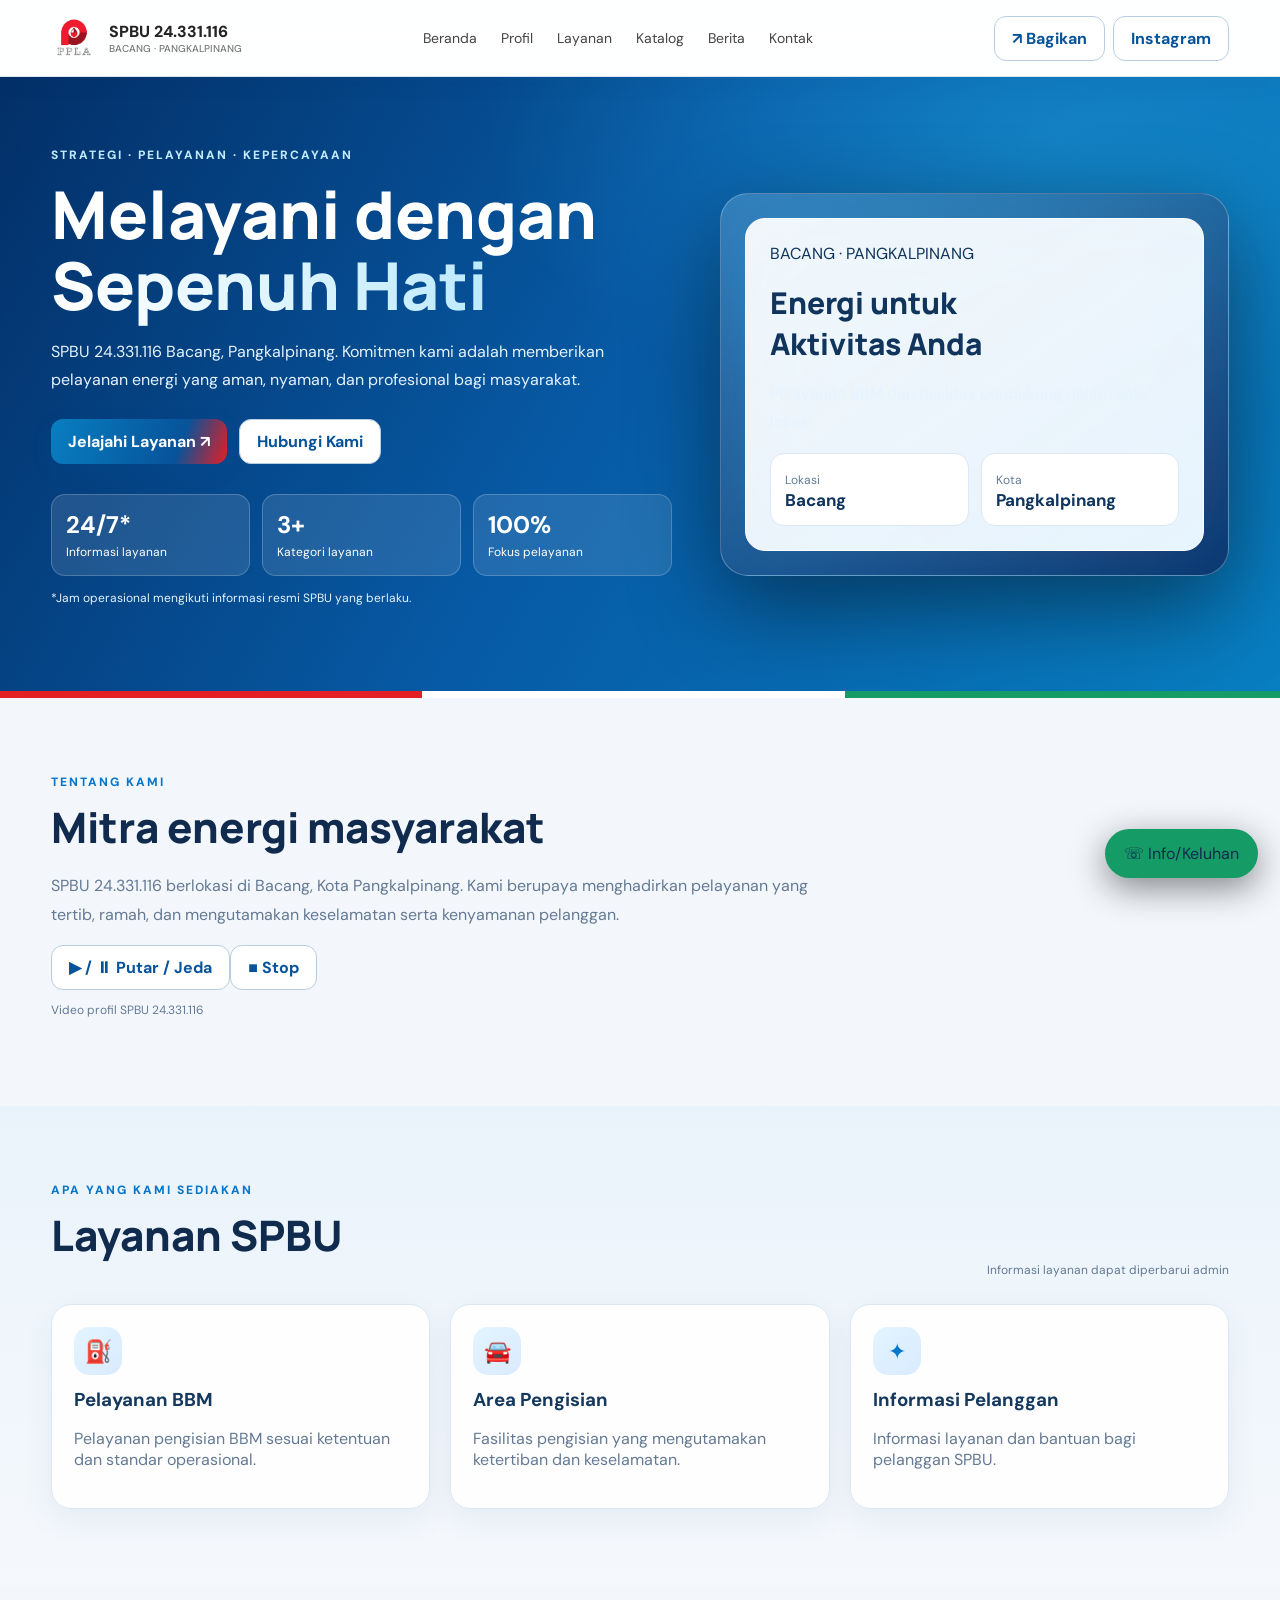
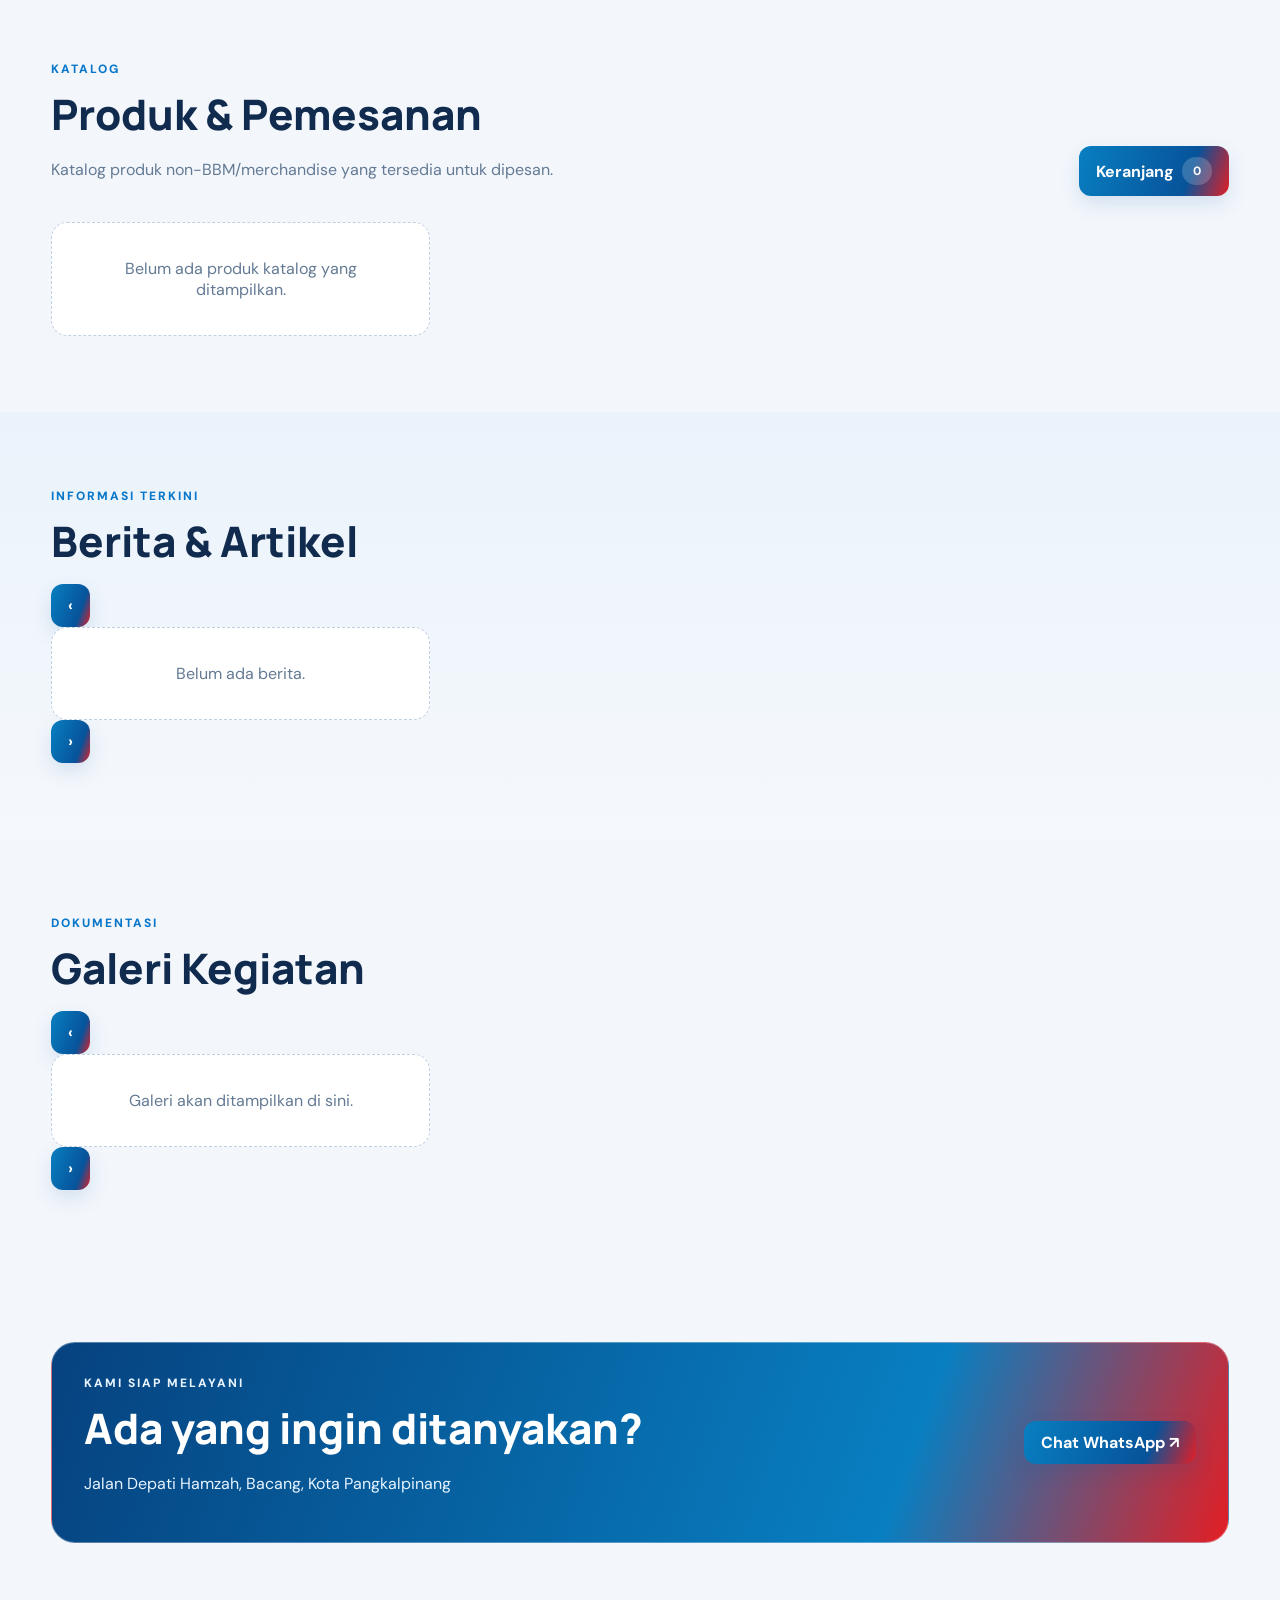
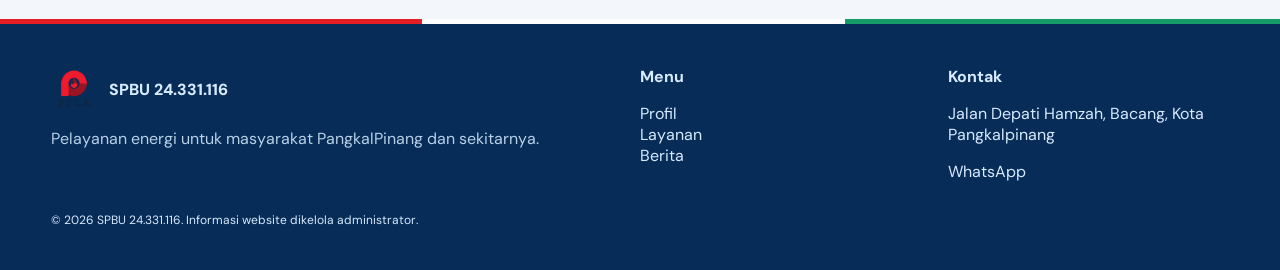
<file: index.html>
<!doctype html>
<html lang="id"><head><meta charset="utf-8"><meta name="viewport" content="width=device-width,initial-scale=1"><meta name="theme-color" content="#073b78">
<meta name="description" content="Website resmi SPBU 24.331.116 Bacang, Pangkalpinang. Informasi layanan, produk, berita, galeri, dan pemesanan.">
<meta property="og:type" content="website">
<meta property="og:site_name" content="SPBU 24.331.116 Bacang">
<meta property="og:title" content="SPBU 24.331.116 Bacang | Pelayanan Energi">
<meta property="og:description" content="Informasi layanan, produk, berita, dan kegiatan SPBU 24.331.116 Bacang, Pangkalpinang.">
<meta property="og:url" content="https://spbubacang-24331116.github.io/index.html">
<meta property="og:image" content="https://spbubacang-24331116.github.io/assets/og-spbu-bacang.png">
<meta property="og:image:width" content="1200"><meta property="og:image:height" content="630">
<meta name="twitter:card" content="summary_large_image">
<meta name="twitter:title" content="SPBU 24.331.116 Bacang | Pelayanan Energi">
<meta name="twitter:description" content="Informasi layanan, produk, berita, dan kegiatan SPBU 24.331.116 Bacang, Pangkalpinang.">
<meta name="twitter:image" content="https://spbubacang-24331116.github.io/assets/og-spbu-bacang.png">
<title>SPBU 24.331.116 | Company Profile</title><link rel="stylesheet" href="assets/style.css"></head>
<body>
<header class="topbar"><div class="container nav"><a class="brand" href="#"><img class="brand-logo" src="assets/logo-ppla.png" alt="Logo PPLA"><span>SPBU 24.331.116<small class="muted" style="display:block;font-size:10px;font-weight:500">BACANG · PANGKALPINANG</small></span></a><nav class="navlinks"><a href="#home">Beranda</a><a href="#about">Profil</a><a href="#services">Layanan</a><a href="#products">Katalog</a><a href="#news">Berita</a><a href="#contact">Kontak</a></nav><div class="nav-actions"><button class="btn btn-outline" onclick="shareWebsite()">↗ Bagikan</button><a class="btn btn-outline" href="https://www.instagram.com/spbu_24.331.116_bacang/">Instagram</a></div></div></header>
<main>
<section class="hero" id="home"><div class="container hero-grid"><div><div class="eyebrow">Strategi · Pelayanan · Kepercayaan</div><h1>Melayani dengan <span class="gradient-text">Sepenuh Hati</span></h1><p id="heroText">SPBU 24.331.116 Bacang, Pangkalpinang. Komitmen kami adalah memberikan pelayanan energi yang aman, nyaman, dan profesional bagi masyarakat.</p><div style="display:flex;gap:12px;flex-wrap:wrap;margin-top:24px"><a class="btn" href="#services">Jelajahi Layanan ↗</a><a class="btn btn-outline" href="#contact">Hubungi Kami</a></div><div class="stat-row" style="margin-top:30px"><div class="stat"><strong>24/7*</strong><span class="text-white small">Informasi layanan</span></div><div class="stat"><strong>3+</strong><span class="text-white small">Kategori layanan</span></div><div class="stat"><strong>100%</strong><span class="text-white small">Fokus pelayanan</span></div></div><p class="small muted">*Jam operasional mengikuti informasi resmi SPBU yang berlaku.</p></div><div class="hero-visual"><div class="visual-inner"><div><span class="text-dark">BACANG · PANGKALPINANG</span><h2 style="font:800 30px Manrope;margin:18px 0 8px">Energi untuk<br><span class="text-dark">Aktivitas Anda</span></h2><p class="text-dark">Pelayanan BBM dan fasilitas pendukung dalam satu lokasi.</p></div><div class="stat-row"><div class="stat"><span class="small muted">Lokasi</span><strong style="font-size:17px">Bacang</strong></div><div class="stat"><span class="small muted">Kota</span><strong style="font-size:17px">Pangkalpinang</strong></div></div></div></div></div></section>
<section id="promoCarousel" class="section" style="padding:28px 0 0"><div class="container"><div id="carouselList" class="grid"></div></div></section>
<section class="section" id="about"><div class="container"><div class="eyebrow">Tentang Kami</div><h2 class="section-title">Mitra energi masyarakat</h2><div class="about-layout"><div><p class="muted" style="max-width:780px;line-height:1.8" id="aboutText">SPBU 24.331.116 berlokasi di Bacang, Kota Pangkalpinang. Kami berupaya menghadirkan pelayanan yang tertib, ramah, dan mengutamakan keselamatan serta kenyamanan pelanggan.</p></div><div class="about-video-wrap"><video id="aboutVideo" class="about-video" autoplay muted playsinline preload="metadata" controls></video><div class="video-actions"><button class="btn btn-outline" type="button" onclick="toggleAboutVideo()">▶ / ⏸ Putar / Jeda</button><button class="btn btn-outline" type="button" onclick="stopAboutVideo()">■ Stop</button></div><p class="small muted" id="videoHint">Video profil SPBU 24.331.116</p></div></div></div></section>
<section class="section" id="services" style="background:#111529"><div class="container"><div class="section-head"><div><div class="eyebrow">Apa yang Kami Sediakan</div><h2 class="section-title">Layanan SPBU</h2></div><span class="muted small">Informasi layanan dapat diperbarui admin</span></div><div id="servicesList" class="grid"></div></div></section>
<section class="section" id="products"><div class="container"><div class="section-head"><div><div class="eyebrow">Katalog</div><h2 class="section-title">Produk & Pemesanan</h2><p class="muted">Katalog produk non-BBM/merchandise yang tersedia untuk dipesan.</p></div><button class="btn" onclick="openCart()">Keranjang <span id="cartCount" class="pill" style="background:#ffffff30;color:white">0</span></button></div><div id="productsList" class="grid"></div></div></section>
<section class="section" id="news" style="background:#111529"><div class="container"><div class="eyebrow">Informasi Terkini</div><h2 class="section-title">Berita & Artikel</h2><div class="carousel-shell"><button class="carousel-arrow prev" aria-label="Berita sebelumnya" onclick="moveCarousel('newsList',-1)">‹</button><div id="newsList" class="grid carousel-track"></div><button class="carousel-arrow next" aria-label="Berita berikutnya" onclick="moveCarousel('newsList',1)">›</button></div></div></section>
<section class="section" id="gallery"><div class="container"><div class="eyebrow">Dokumentasi</div><h2 class="section-title">Galeri Kegiatan</h2><div class="carousel-shell"><button class="carousel-arrow prev" aria-label="Dokumentasi sebelumnya" onclick="moveCarousel('galleryList',-1)">‹</button><div id="galleryList" class="grid carousel-track"></div><button class="carousel-arrow next" aria-label="Dokumentasi berikutnya" onclick="moveCarousel('galleryList',1)">›</button></div></div></section>
<section class="section" id="contact"><div class="container"><div class="banner"><div><div class="eyebrow">Kami Siap Melayani</div><h2 class="section-title" style="margin-bottom:6px">Ada yang ingin ditanyakan?</h2><p class="muted" id="addressText">Jalan Depati Hamzah, Bacang, Kota Pangkalpinang.</p></div><a id="contactWA" class="btn" href="https://wa.me/6281272937522" target="_blank" rel="noopener">Chat WhatsApp ↗</a></div></div></section>
</main>
<footer class="footer"><div class="container footer-grid"><div><div class="brand"><img class="brand-logo brand-logo-footer" src="assets/logo-ppla.png" alt="Logo PPLA">SPBU 24.331.116</div><p class="muted">Pelayanan energi untuk masyarakat PangkalPinang dan sekitarnya.</p></div><div><b>Menu</b><p><a href="#about">Profil</a><br><a href="#services">Layanan</a><br><a href="#news">Berita</a></p></div><div><b>Kontak</b><p id="footerAddress">Bacang, Pangkalpinang</p><a id="footerWA" href="https://wa.me/6281272937522">WhatsApp</a></div></div><div class="container small" style="margin-top:30px">© <span id="year"></span> SPBU 24.331.116. Informasi website dikelola administrator.</div></footer>
<a class="whatsapp" href="https://wa.me/6281272937522" target="_blank" rel="noopener">☏ Info/Keluhan</a>
<div id="cartModal" class="modal-backdrop hidden"><div class="modal"><div style="display:flex;justify-content:space-between;align-items:center"><h2>Keranjang Pesanan</h2><button class="btn-outline" onclick="closeCart()">Tutup</button></div><div id="cartItems"></div><hr style="border-color:#ffffff18"><h3>Total: <span id="cartTotal">Rp0</span></h3><div class="field"><label>Nama pemesan</label><input id="custName" class="form-control"></div><div class="field"><label>Nomor HP</label><input id="custPhone" class="form-control"></div><div class="field"><label>Alamat</label><textarea id="custAddress" class="form-control"></textarea></div><div class="field"><label>Catatan</label><textarea id="custNotes" class="form-control"></textarea></div><button style="width:100%" onclick="checkout()">Simpan Pesanan & Checkout WhatsApp</button><p class="small muted">Pemesanan dikirim ke nomor WhatsApp resmi yang dikonfigurasi.</p></div></div>
<div id="toast" class="toast hidden"></div><script src="config.js"></script><script src="assets/site.js"></script></body></html>
</file>
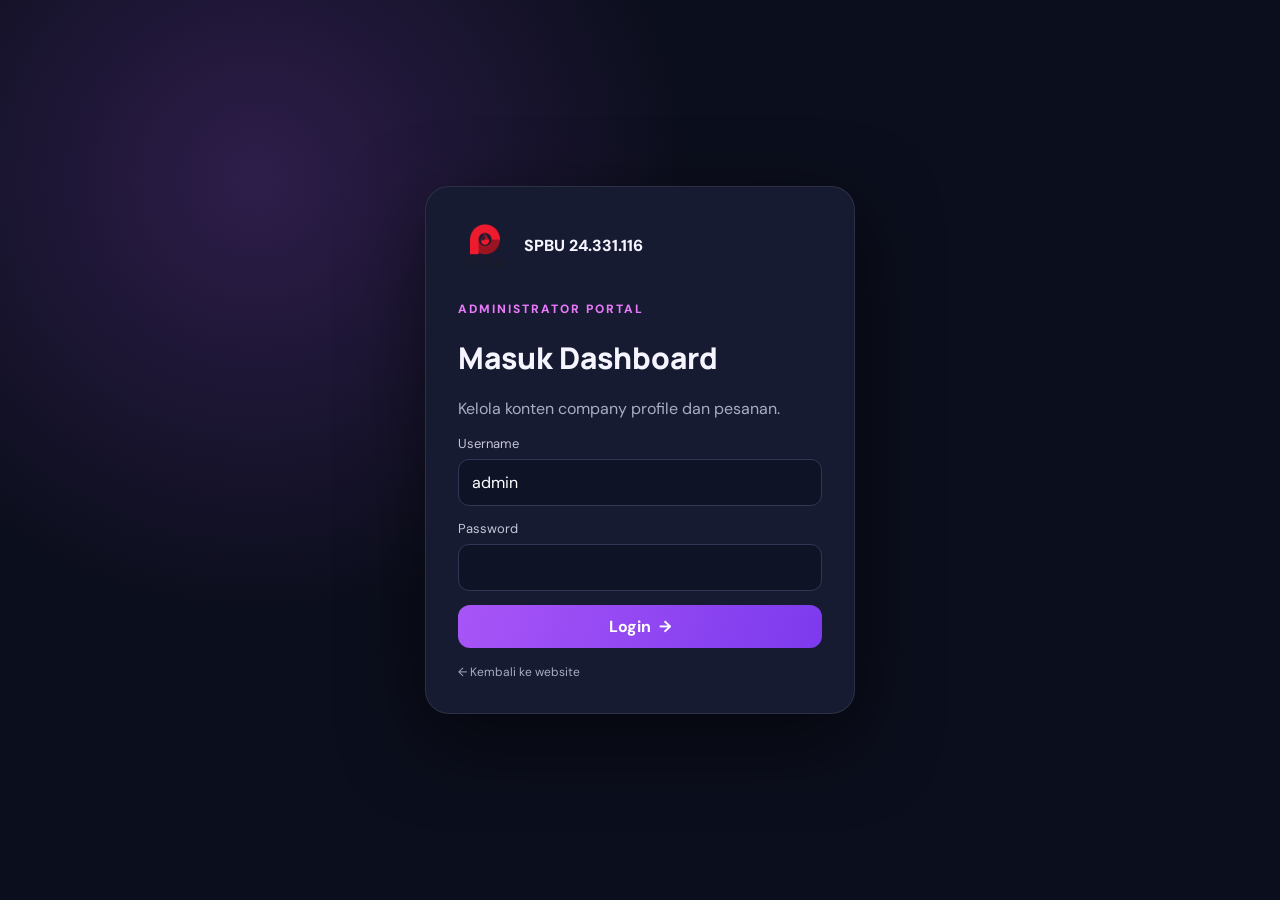
<file: admin.html>
<!doctype html>
<html lang="id">
  <head>
    <meta charset="utf-8" />
    <meta name="viewport" content="width=device-width,initial-scale=1" />
    <title>Admin Dashboard | SPBU 24.331.116</title>
    <link rel="stylesheet" href="assets/style.css" />
  </head>
  <body class="admin-body">
    <div id="loginView" class="login-wrap">
      <form class="login-card" onsubmit="adminLogin(event)">
        <div class="brand">
          <img
            class="brand-logo"
            src="assets/logo-ppla.png"
            alt="Logo PPLA"
          />SPBU 24.331.116
        </div>
        <p class="eyebrow" style="margin-top: 28px">Administrator Portal</p>
        <h1 style="font: 800 30px Manrope">Masuk Dashboard</h1>
        <p class="muted">Kelola konten company profile dan pesanan.</p>
        <div class="field">
          <label>Username</label
          ><input
            id="loginUser"
            class="form-control"
            autocomplete="username"
            required
            value="admin"
          />
        </div>
        <div class="field">
          <label>Password</label
          ><input
            id="loginPass"
            type="password"
            class="form-control"
            autocomplete="current-password"
            required
          />
        </div>
        <button style="width: 100%">Login <span>→</span></button>
        <p id="loginError" class="small" style="color: #fb7185"></p>
        <a class="small muted" href="index.html">← Kembali ke website</a>
      </form>
    </div>
    <div id="adminView" class="admin-layout hidden">
      <aside class="sidebar">
        <div class="side-brand">
          <img
            class="brand-logo"
            src="assets/logo-ppla.png"
            alt="Logo PPLA"
          /><span>SPBU ADMIN</span>
        </div>
        <div class="side-link active" data-page="dashboard">▦ Dashboard</div>
        <div class="side-link" data-page="products">▣ Produk</div>
        <div class="side-link" data-page="services">◇ Layanan</div>
        <div class="side-link" data-page="news">▤ Berita</div>
        <div class="side-link" data-page="carousel">▧ Carousel</div>
        <div class="side-link" data-page="gallery">▧ Galeri</div>
        <div class="side-link" data-page="orders">▣ Pesanan</div>
        <div class="side-link" data-page="video">▶ Video Profil</div>
        <div class="side-link" data-page="settings">⚙ Pengaturan</div>
        <div style="margin-top: auto"></div>
        <a class="side-link" href="index.html">↗ Lihat Website</a>
        <div class="side-link" onclick="logout()">⇥ Keluar</div>
      </aside>
      <main class="admin-main">
        <div class="admin-top">
          <div class="admin-heading">
            <img
              class="brand-logo"
              src="assets/logo-ppla.png"
              alt="Logo PPLA"
            />
            <div>
              <div class="eyebrow">Management Center</div>
              <h1 id="pageTitle" style="font: 800 28px Manrope; margin: 5px 0">
                Dashboard
              </h1>
            </div>
          </div>
          <span class="pill" id="adminUserLabel">Administrator</span>
        </div>
        <div id="pageContent"></div>
      </main>
    </div>
    <div id="editModal" class="modal-backdrop hidden">
      <div class="modal">
        <div
          style="
            display: flex;
            justify-content: space-between;
            align-items: center;
          "
        >
          <h2 id="modalTitle">Tambah Data</h2>
          <button class="btn-outline" onclick="closeEditor()">Tutup</button>
        </div>
        <form id="editForm" onsubmit="saveRecord(event)">
          <div id="editorFields"></div>
          <button style="width: 100%; margin-top: 8px">Simpan Data</button>
        </form>
      </div>
    </div>
    <div id="toast" class="toast hidden"></div>
    <script src="config.js"></script>
    <script src="assets/admin.js?v=20261107-video-menu"></script>
  </body>
</html>
</file>
<file: assets/style.css>
@import url('https://fonts.googleapis.com/css2?family=DM+Sans:wght@400;500;600;700;800&family=Manrope:wght@400;500;600;700;800&display=swap');
:root{--bg:#0d1020;--panel:#171b31;--panel2:#202541;--line:#303653;--text:#f6f4ff;--muted:#a8acc5;--purple:#a855f7;--pink:#e879f9;--cyan:#22d3ee;--gold:#e8c77b;--green:#34d399;--danger:#fb7185;--radius:20px}
*{box-sizing:border-box}html{scroll-behavior:smooth}body{margin:0;background:var(--bg);color:var(--text);font-family:'DM Sans',sans-serif}a{color:inherit;text-decoration:none}button,input,textarea,select{font:inherit}button,.btn{border:0;border-radius:12px;padding:11px 17px;background:linear-gradient(110deg,var(--purple),#7c3aed);color:white;font-weight:700;cursor:pointer;display:inline-flex;align-items:center;justify-content:center;gap:8px}button:hover,.btn:hover{filter:brightness(1.12)}.btn-outline{background:transparent;border:1px solid var(--line)}.container{width:min(1180px,92%);margin:auto}.muted{color:var(--muted)}.small{font-size:12px}.eyebrow{color:var(--pink);font-size:12px;font-weight:800;letter-spacing:2px;text-transform:uppercase}.section{padding:76px 0}.section-title{font:800 clamp(28px,4vw,42px) Manrope;margin:8px 0 14px}.topbar{position:sticky;top:0;z-index:20;background:#0d1020eF;backdrop-filter:blur(18px);border-bottom:1px solid #ffffff12}.nav{height:76px;display:flex;align-items:center;justify-content:space-between;gap:20px}.brand{display:flex;align-items:center;gap:12px;font-weight:800}.brand-mark{width:42px;height:42px;border-radius:14px;background:linear-gradient(135deg,#e879f9,#7c3aed);display:grid;place-items:center;font-weight:900}.navlinks{display:flex;gap:24px;color:#d4d5e4;font-size:14px}.navlinks a:hover{color:var(--pink)}.hero{padding:70px 0 76px;background:radial-gradient(ellipse at 80% 15%,#7339a655,transparent 40%),linear-gradient(135deg,#15172c,#101426 65%,#21183c);overflow:hidden}.hero-grid{display:grid;grid-template-columns:1.1fr .9fr;align-items:center;gap:48px}.hero h1{font:800 clamp(38px,6vw,66px)/1.08 Manrope;margin:16px 0}.gradient-text{background:linear-gradient(90deg,#f0abfc,#a78bfa,#67e8f9);background-clip:text;color:transparent}.hero p{max-width:600px;color:#c4c6d8;line-height:1.8}.hero-visual{min-height:350px;border:1px solid #ffffff20;border-radius:28px;background:linear-gradient(145deg,#2b2550,#141a31);padding:24px;box-shadow:0 30px 90px #0007;position:relative}.hero-visual:before{content:"";position:absolute;inset:12% 8%;border-radius:24px;background:linear-gradient(140deg,#a855f755,#22d3ee22);filter:blur(28px)}.visual-inner{position:relative;height:100%;min-height:300px;border-radius:20px;background:linear-gradient(145deg,#252b49,#151a2e);border:1px solid #ffffff18;padding:24px;display:flex;flex-direction:column;justify-content:space-between}.stat-row{display:flex;gap:12px}.stat{background:#ffffff0d;border:1px solid #ffffff12;border-radius:14px;padding:14px;flex:1}.stat strong{display:block;font-size:24px}.pill{display:inline-block;border-radius:999px;padding:6px 11px;background:#a855f729;color:#e9b5ff;font-size:12px}.grid{display:grid;grid-template-columns:repeat(3,1fr);gap:20px}.card{background:var(--panel);border:1px solid #ffffff0e;border-radius:var(--radius);padding:22px;box-shadow:0 12px 35px #0002}.card h3{margin:12px 0 8px}.iconbox{width:48px;height:48px;border-radius:15px;background:#a855f72b;color:#e9a8ff;display:grid;place-items:center;font-size:22px}.product-img,.news-img,.gallery-img{width:100%;height:190px;object-fit:cover;border-radius:14px;background:var(--panel2)}.product-card{display:flex;flex-direction:column;gap:12px}.product-card .price{font-size:20px;font-weight:800;color:#f0abfc}.product-card button{width:100%}.banner{background:linear-gradient(110deg,#652a94,#27204b 65%,#123b54);border:1px solid #ffffff15;border-radius:24px;padding:32px;display:flex;justify-content:space-between;align-items:center;gap:20px}.footer{background:#090b16;border-top:1px solid #ffffff12;padding:42px 0;color:#a8acc5}.footer-grid{display:grid;grid-template-columns:2fr 1fr 1fr;gap:28px}.form-control{width:100%;background:#0f1326;color:white;border:1px solid var(--line);border-radius:11px;padding:12px 13px;outline:none}.form-control:focus{border-color:var(--purple)}label{font-size:13px;color:#c5c7d8;display:block;margin:0 0 7px}.field{margin-bottom:14px}.notice{padding:13px 15px;border-radius:12px;background:#a855f71c;border:1px solid #a855f744;color:#e9c7ff}.whatsapp{position:fixed;right:22px;bottom:22px;z-index:30;border-radius:50px;background:#16a34a;padding:14px 19px;box-shadow:0 10px 35px #0007}.hidden{display:none!important}.section-head{display:flex;justify-content:space-between;align-items:end;gap:20px;margin-bottom:26px}.empty{padding:35px;text-align:center;color:var(--muted);background:var(--panel);border-radius:16px}
.admin-body{background:#0b0e1c;min-height:100vh}.admin-layout{display:grid;grid-template-columns:245px 1fr;min-height:100vh}.sidebar{background:#14182b;border-right:1px solid #ffffff10;padding:24px 16px;position:sticky;top:0;height:100vh}.side-brand{padding:8px 10px 28px;font-weight:800}.side-link{display:flex;align-items:center;gap:12px;padding:12px 14px;border-radius:11px;color:#b8bad0;margin:4px 0;cursor:pointer}.side-link.active,.side-link:hover{background:linear-gradient(90deg,#a855f744,#7c3aed22);color:white}.admin-main{padding:30px;min-width:0}.admin-top{display:flex;justify-content:space-between;align-items:center;margin-bottom:26px}.admin-grid{display:grid;grid-template-columns:repeat(4,1fr);gap:16px}.metric{background:var(--panel);border:1px solid #ffffff10;border-radius:17px;padding:20px}.metric strong{font:800 30px Manrope;display:block;margin-top:8px}.admin-columns{display:grid;grid-template-columns:1.3fr 1fr;gap:18px;margin-top:18px}.table-wrap{overflow:auto}.data-table{width:100%;border-collapse:collapse;min-width:600px}.data-table th,.data-table td{text-align:left;padding:13px;border-bottom:1px solid #ffffff12;font-size:13px}.data-table th{color:#b7bad0}.tag{padding:5px 9px;border-radius:30px;background:#a855f72a;color:#e9b5ff;font-size:11px}.actions{display:flex;gap:7px}.btn-sm{padding:7px 10px;font-size:12px}.btn-danger{background:#be3452}.modal-backdrop{position:fixed;inset:0;background:#0009;z-index:60;display:grid;place-items:center;padding:20px}.modal{width:min(620px,100%);max-height:90vh;overflow:auto;background:#171b31;border:1px solid #ffffff20;border-radius:20px;padding:24px}.login-wrap{min-height:100vh;display:grid;place-items:center;padding:20px;background:radial-gradient(circle at 20% 20%,#743ca755,transparent 35%),#0b0e1c}.login-card{width:min(430px,100%);background:#171b31;border:1px solid #ffffff18;border-radius:24px;padding:32px;box-shadow:0 25px 80px #0008}.toast{position:fixed;bottom:24px;left:50%;transform:translateX(-50%);background:#252b49;padding:12px 18px;border-radius:12px;z-index:100;box-shadow:0 8px 30px #0008}
@media(max-width:900px){.hero-grid{grid-template-columns:1fr}.hero-visual{min-height:280px}.grid{grid-template-columns:repeat(2,1fr)}.admin-grid{grid-template-columns:repeat(2,1fr)}.admin-columns{grid-template-columns:1fr}.navlinks{gap:12px}.admin-layout{grid-template-columns:1fr}.sidebar{position:relative;height:auto;padding:12px;display:flex;overflow:auto;align-items:center}.side-brand{padding:8px;white-space:nowrap}.side-link{white-space:nowrap}.admin-main{padding:20px}}
@media(max-width:600px){.nav{height:auto;min-height:68px;flex-wrap:wrap;padding:12px 0}.navlinks{width:100%;overflow:auto;padding:5px 0}.hero{padding:48px 0}.grid{grid-template-columns:1fr}.section{padding:52px 0}.footer-grid{grid-template-columns:1fr}.banner{align-items:flex-start;flex-direction:column}.admin-grid{grid-template-columns:1fr 1fr}.admin-main{padding:14px}.sidebar{gap:4px}.side-link{font-size:12px;padding:9px}.admin-top{align-items:flex-start;gap:10px}.metric strong{font-size:24px}}


/* PUBLIC FRONTEND: Pertamina-inspired red and white gradient identity.
   Admin dashboard (.admin-body) intentionally retains the dark-purple theme. */
body:not(.admin-body){--purple:#e31e24;--pink:#ff5a60;--cyan:#f3f4f6;--gold:#ffffff}
body:not(.admin-body) .brand-mark{background:linear-gradient(135deg,#fff 0%,#f4f4f5 38%,#e31e24 39%,#b5121b 100%);color:#b5121b;border:1px solid #ffffff70}
body:not(.admin-body) .hero{background:radial-gradient(ellipse at 82% 12%,#e31e2445,transparent 42%),linear-gradient(125deg,#8f1018 0%,#d71920 38%,#f5f5f5 100%)}
body:not(.admin-body) .hero p{color:#fff1f1}
body:not(.admin-body) .gradient-text{background:linear-gradient(90deg,#fff 0%,#fff4f4 45%,#ffd5d7 100%);background-clip:text;color:transparent}
body:not(.admin-body) .hero-visual{background:linear-gradient(145deg,#fff 0%,#f4f4f5 45%,#e31e24 100%);border:1px solid #ffffff80}
body:not(.admin-body) .hero-visual:before{background:linear-gradient(140deg,#ffffff88,#e31e2455)}
body:not(.admin-body) .visual-inner{background:linear-gradient(145deg,#fff,#fff1f1 58%,#fbd5d7);border:1px solid #fff;color:#252525}
body:not(.admin-body) .visual-inner .muted{color:#656565}
body:not(.admin-body) .stat{background:#ffffff20;border-color:#ffffff45}
body:not(.admin-body) .visual-inner .stat{background:#ffffffc9;border-color:#e31e2430}
body:not(.admin-body) .pill{background:#e31e2418;color:#b5121b}
body:not(.admin-body) .hero .pill{background:#ffffff25;color:#fff;border:1px solid #ffffff55}
body:not(.admin-body) button:not(.btn-outline),body:not(.admin-body) .btn:not(.btn-outline){background:linear-gradient(110deg,#ed1c24 0%,#c8102e 55%,#a80f24 100%);color:#fff}
body:not(.admin-body) .btn-outline{border-color:#e31e2480;color:#fff;background:#ffffff12}
body:not(.admin-body) .iconbox{background:linear-gradient(135deg,#fff0f0,#ffe0e2);color:#c8102e}
body:not(.admin-body) .product-card .price{color:#e31e24}
body:not(.admin-body) .topbar{background:#ffffffef;border-bottom:1px solid #e5e5e5}
body:not(.admin-body) .topbar .navlinks{color:#444}
body:not(.admin-body) .topbar .navlinks a:hover{color:#c8102e}
body:not(.admin-body) .topbar .brand{color:#242424}
body:not(.admin-body) .topbar .brand .muted{color:#777}
body:not(.admin-body) .section[style*="background:#111529"]{background:#fff5f5!important}
body:not(.admin-body) .card{border-color:#e31e2418}
body:not(.admin-body) .banner{background:linear-gradient(110deg,#a90f20 0%,#e31e24 52%,#fff 100%);color:#fff}
body:not(.admin-body) .banner .muted{color:#fff0f0}
body:not(.admin-body) .footer{background:#fff;color:#333;border-top:1px solid #e5e5e5}
body:not(.admin-body) .footer .muted{color:#666}
body:not(.admin-body) .footer a:hover{color:#c8102e}


/* PPLA logo in all public and administrator header areas */
.brand-logo{width:48px;height:48px;object-fit:contain;display:block;flex:0 0 auto;border-radius:8px}
.topbar .brand-logo{width:54px;height:54px}
.brand-logo-footer{width:46px;height:46px}
.side-brand{display:flex;align-items:center;gap:10px}
.side-brand .brand-logo{width:44px;height:44px}
.admin-heading{display:flex;align-items:center;gap:14px;min-width:0}
.admin-heading .brand-logo{width:50px;height:50px}
.login-card .brand-logo{width:54px;height:54px}
@media(max-width:600px){.topbar .brand-logo{width:44px;height:44px}.brand-logo{width:42px;height:42px}.admin-heading .brand-logo{width:42px;height:42px}.admin-heading h1{font-size:23px!important}.side-brand .brand-logo{width:38px;height:38px}}


/* PERTAMAX BLUE + PERTAMINA ACCENTS — PUBLIC FRONTEND */
body:not(.admin-body){
 --bg:#f3f7fc;--panel:#ffffff;--panel2:#eaf1f9;--line:#d8e3f0;
 --text:#102b4e;--muted:#647a94;--purple:#0876c9;--pink:#e31e24;
 --cyan:#27a9e0;--gold:#f5c542;--green:#159b65;
 background:var(--bg);color:var(--text);
}
body:not(.admin-body) .topbar{background:rgba(255,255,255,.92);border-bottom:1px solid #d9e5f1;box-shadow:0 5px 24px #0b37630b}
body:not(.admin-body) .brand-mark{background:linear-gradient(135deg,#0876c9,#06427f);color:white}
body:not(.admin-body) .brand-logo{width:46px;height:46px;object-fit:contain;border-radius:12px}
body:not(.admin-body) .hero{
 background:radial-gradient(ellipse at 82% 10%,#2ab6ed55,transparent 38%),
 linear-gradient(120deg,#032f67 0%,#075aa5 48%,#087fc1 100%);
 color:#fff;position:relative
}
body:not(.admin-body) .hero:after{content:"";position:absolute;left:0;right:0;bottom:0;height:7px;background:linear-gradient(90deg,#e31e24 0 33%,#fff 33% 66%,#159b65 66%)}
body:not(.admin-body) .hero p{color:#e5f3ff}
body:not(.admin-body) .gradient-text{background:linear-gradient(90deg,#fff,#bdeaff);background-clip:text;color:transparent}
body:not(.admin-body) .hero-visual{background:linear-gradient(145deg,#ffffff2b,#0b3972);border:1px solid #ffffff45;backdrop-filter:blur(12px)}
body:not(.admin-body) .hero-visual:before{background:linear-gradient(140deg,#20b9f477,#e31e2444)}
body:not(.admin-body) .visual-inner{background:linear-gradient(145deg,#ffffffed,#e7f5ff);border:1px solid #ffffff;color:#10345b}
body:not(.admin-body) .visual-inner .muted{color:#617b96}
body:not(.admin-body) .stat{background:#ffffff1c;border:1px solid #ffffff35}
body:not(.admin-body) .visual-inner .stat{background:#fff;border-color:#dce8f4}
body:not(.admin-body) .pill{background:#0876c91a;color:#075a9e}
body:not(.admin-body) .hero .pill{background:#ffffff20;color:#fff;border:1px solid #ffffff55}
body:not(.admin-body) button:not(.btn-outline),body:not(.admin-body) .btn:not(.btn-outline){background:linear-gradient(110deg,#087fc1,#07539a 72%,#e31e24);color:#fff;box-shadow:0 8px 20px #07539a22}
body:not(.admin-body) .btn-outline{background:#fff;color:#07539a;border:1px solid #b8cde2}
body:not(.admin-body) .eyebrow{color:#0876c9}
body:not(.admin-body) .hero .eyebrow{color:#bfeaff}
body:not(.admin-body) .section{background-color:transparent}
body:not(.admin-body) #services,body:not(.admin-body) #news{background:linear-gradient(180deg,#eaf3fb,#f5f8fc)!important}
body:not(.admin-body) .card{background:rgba(255,255,255,.94);border:1px solid #dce7f2;box-shadow:0 12px 32px #0a3c7010;color:#15385e}
body:not(.admin-body) .iconbox{background:linear-gradient(135deg,#e2f5ff,#d9eaff);color:#0876c9}
body:not(.admin-body) .product-card .price{color:#0876c9}
body:not(.admin-body) .form-control{background:#f8fbff;color:#173858;border-color:#d2e0ed}
body:not(.admin-body) label{color:#45617f}
body:not(.admin-body) .banner{background:linear-gradient(110deg,#06427f,#087fc1 72%,#e31e24);border:1px solid #ffffff50;color:#fff}
body:not(.admin-body) .banner .eyebrow,body:not(.admin-body) .banner .muted{color:#e7f4ff}
body:not(.admin-body) .footer{background:#062c57;color:#d8eaff;border-top:5px solid transparent;border-image:linear-gradient(90deg,#e31e24 0 33%,#fff 33% 66%,#159b65 66%) 1}
body:not(.admin-body) .footer .muted{color:#b8d0e8}
body:not(.admin-body) .empty{background:#fff;color:#647a94;border:1px dashed #bfd0e2}
body:not(.admin-body) .whatsapp{background:#159b65}
body:not(.admin-body) .modal{background:#fff;color:#15385e;border-color:#dce7f2}
body:not(.admin-body) .modal .muted{color:#647a94}

/* Touch-friendly horizontal carousels on tablet and mobile.
   Desktop keeps the standard responsive grid layout. */
.responsive-carousel{scrollbar-width:thin;scrollbar-color:#80b9dc transparent}
@media(max-width:1024px){
 body:not(.admin-body) .responsive-carousel{
  display:flex!important;flex-wrap:nowrap!important;overflow-x:auto;overflow-y:hidden;
  gap:16px;padding:5px 2px 18px;scroll-snap-type:x mandatory;
  scroll-padding-inline:2px;-webkit-overflow-scrolling:touch;overscroll-behavior-x:contain
 }
 body:not(.admin-body) .responsive-carousel>.card{
  flex:0 0 clamp(245px,42vw,330px);min-width:0;scroll-snap-align:start
 }
 body:not(.admin-body) .responsive-carousel>.empty{flex:0 0 100%}
 body:not(.admin-body) .responsive-carousel::-webkit-scrollbar{height:5px}
 body:not(.admin-body) .responsive-carousel::-webkit-scrollbar-thumb{background:#80b9dc;border-radius:9px}
}
@media(max-width:600px){
 body:not(.admin-body) .container{width:min(100% - 32px,1180px)}
 body:not(.admin-body) .responsive-carousel{gap:13px;margin-right:-16px;padding-right:16px}
 body:not(.admin-body) .responsive-carousel>.card{flex-basis:82%;max-width:330px;padding:17px}
 body:not(.admin-body) .product-img,body:not(.admin-body) .news-img,body:not(.admin-body) .gallery-img{height:175px}
 body:not(.admin-body) .section-head{align-items:flex-start}
 body:not(.admin-body) .hero-grid{gap:26px}
 body:not(.admin-body) .hero-visual{min-height:250px}
}

.nav-actions{display:flex;align-items:center;gap:8px;flex-shrink:0}@media(max-width:600px){.nav-actions{margin-left:auto}.nav-actions .btn{padding:9px 11px;font-size:12px}}
</file>
